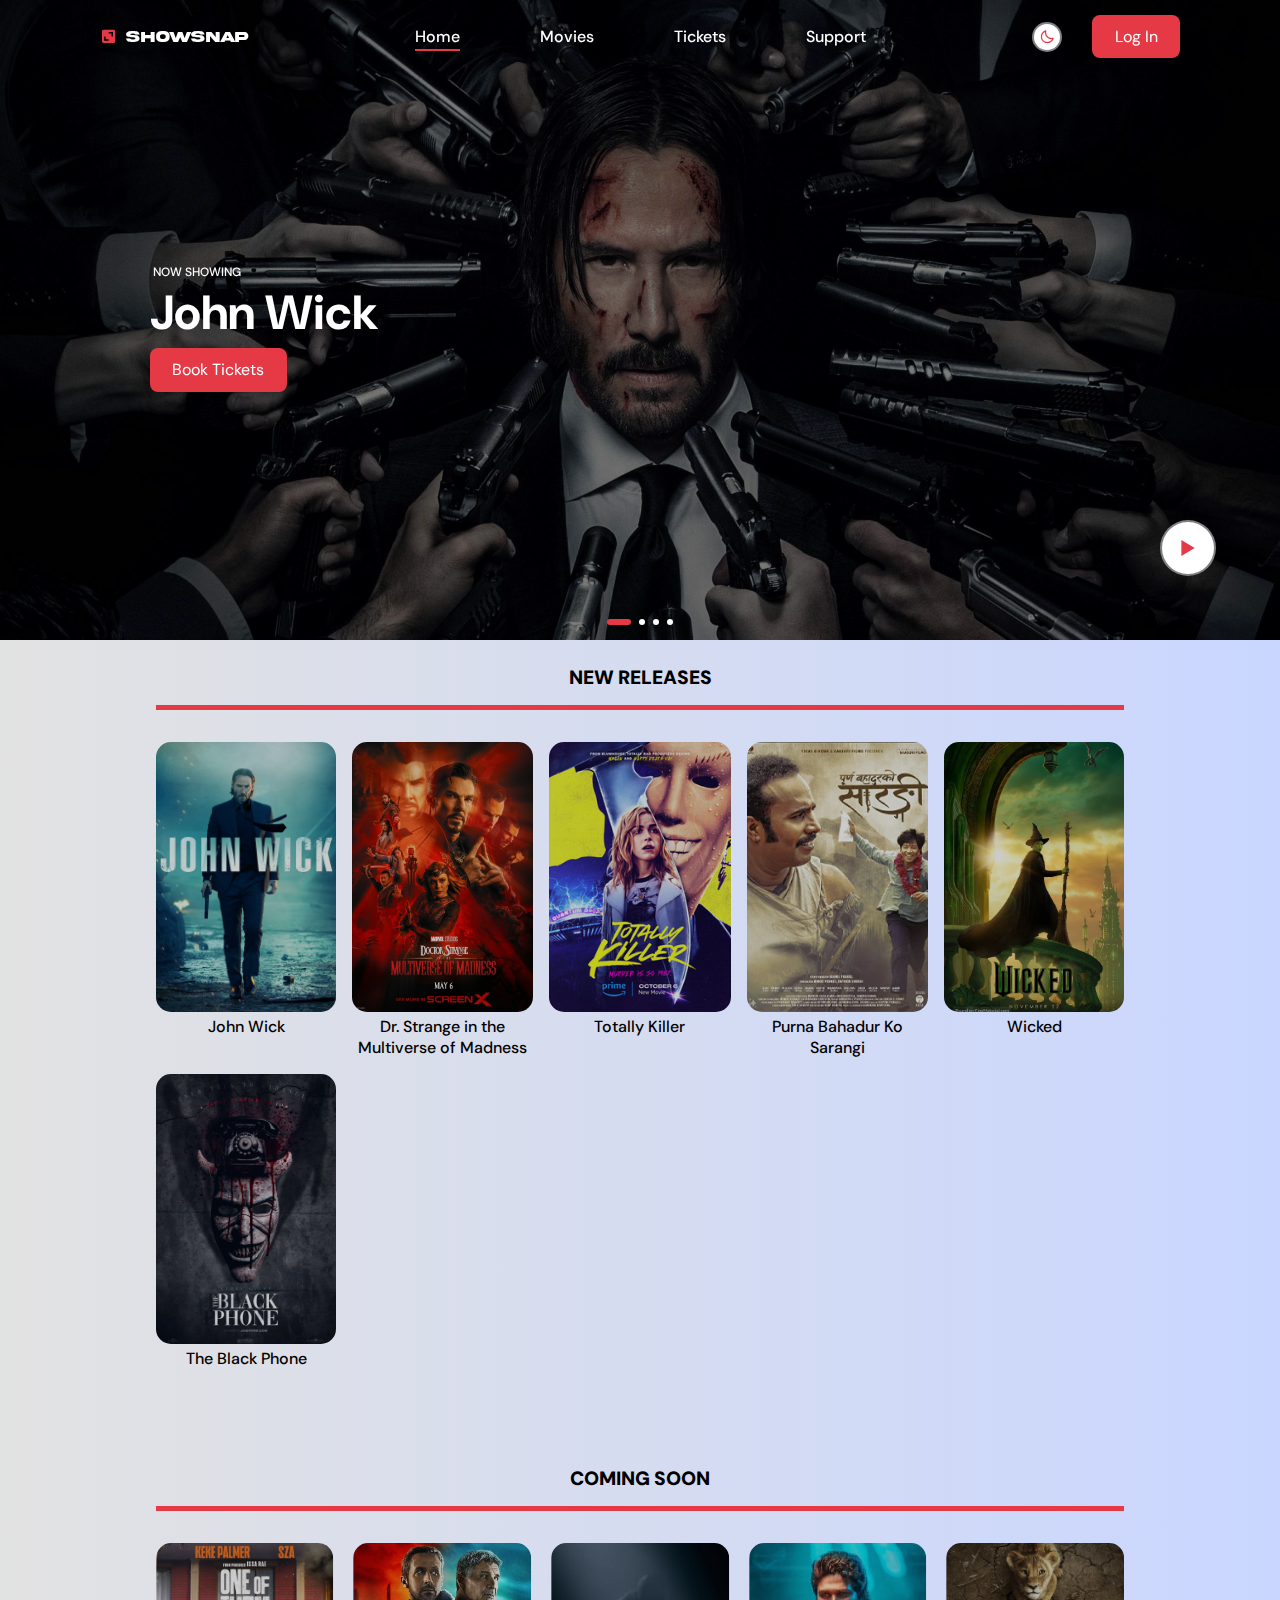
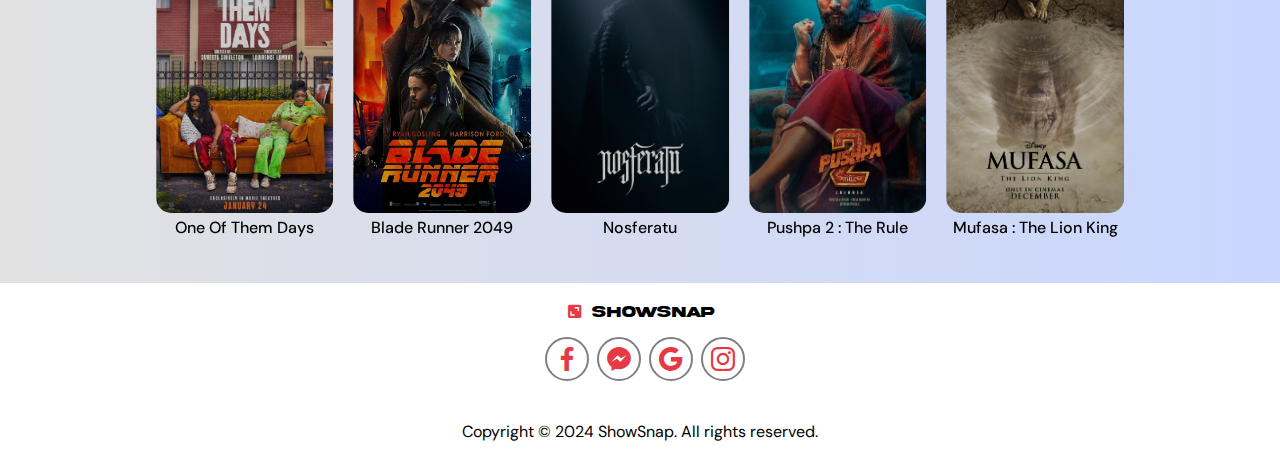
<file: index.html>
<!DOCTYPE html>
<html lang="en">
<head>
    <meta charset="UTF-8">
    <meta http-equiv="X-UA-Compatible" content="IE=edge">
    <meta name="viewport" content="width=device-width, initial-scale=1.0">
    <title>Movie Website</title>
    <link rel="stylesheet" href="style.css">
    <!--Link Boxicons-->
    <link rel="stylesheet" href="https://cdn.jsdelivr.net/npm/boxicons@latest/css/boxicons.min.css">
    <!--Link Font Awesome-->
    <link rel="stylesheet" href="https://use.fontawesome.com/releases/v5.15.4/css/all.css">
    <!-- Link Swiper's CSS -->
  <link rel="stylesheet" href="https://cdn.jsdelivr.net/npm/swiper@8/swiper-bundle.min.css" />
</head>
<body>
    <!-- Navbar  -->
     <div class="popup-video">
        <span class="close">&times;</span>
        <iframe class="video" src="https://www.youtube.com/embed/hQEpYRzKL0s" frameborder="0" allow="autoplay; encrypted-media" allowfullscreen></iframe>
     </div>
    <header>
        <a href="#home" class="logo">
            <i class='bx bxs-area'></i><p>ShowSnap</p>
        </a>
        <div class="bx bx-menu" id="menu-icon"></div>
        <!-- menu  -->
        <ul class="navbar">
            <li><a href="#home" class="home-active">Home</a></li>
            <li><a href="#movies">Movies</a></li>
            <li><a href="ticket/ticketpage.html">Tickets</a></li>
            <li><a href="#support">Support</a></li>
        </ul>
        <div class="btn-and-toggle">
            <div class="mode-toggle">
                <i class="bx bx-moon" id="theme-icon"></i>
            </div>
            <a href="loginpage/login.html" class="btn">Log In</a>
        </div>
    </header>
    <div class="mobile-header">
        <ul class="navbar">
            <li><a href="#home" class="home-active"><i class='bx bxs-home-alt-2' ></i><br><span>Home</span></a></li>
            <li><a href="#movies"><i class='bx bx-camera-movie' ></i><br><span>Movies</span></a></li>
            <li><a href="#tickets"><i class='bx bx-barcode'></i><br><span>Tickets</span></a></li>
            <li><a href="#support"><i class='bx bx-support' ></i><br><span>Support</span></a></li>
        </ul>
    </div>

    <!-- Home  -->
    <section class="home swiper" id="home">
        <div class="swiper-wrapper">
            <div class="swiper-slide container">
                <img src="./img/home1.jpg" alt="">
                <div class="home-text">
                    <span>NOW SHOWING</span>
                    <h1>John Wick</h1>
                    <a href="" class="btn">Book Tickets</a>
                    <a href="" class="play" data-trailer="https://www.youtube.com/watch?v=C0BMx-qxsP4" onclick="showTrailer();">
                        <i class='bx bx-play'></i>
                    </a>
                </div>
            </div>
            <div class="swiper-slide container">
                <img src="./img/home2.jpg" alt="">
                <div class="home-text">
                    <span>NOW SHOWING</span>
                    <h1>Doctor Strange <br>In The Multiverse Of Madness</h1>
                    <a href="" class="btn">Book Tickets</a>
                    <a href="" class="play" data-trailer="https://www.youtube.com/watch?v=aWzlQ2N6qqg" onclick="showTrailer();">
                        <i class='bx bx-play' ></i>
                    </a>
                </div>
            </div>
            <div class="swiper-slide container">
                <img src="./img/home3.jpg" alt="">
                <div class="home-text">
                    <span>NOW SHOWING</span>
                    <h1>Wicked</h1>
                    <a href="" class="btn">Book Tickets</a>
                    <a href="" class="play" data-trailer="https://www.youtube.com/embed/hQEpYRzKL0s" onclick="showTrailer();">
                        <i class='bx bx-play' ></i>
                    </a>
                </div>
            </div>
            <div class="swiper-slide container">
                <img src="./img/home4.jpg" alt="">
                <div class="home-text">
                    <span>NOW SHOWING</span>
                    <h1>Purna Bahadur<br>Ko Sarangi</h1>
                    <a href="" class="btn">Book Tickets</a>
                    <a href="" class="play" data-trailer="https://www.youtube.com/watch?v=5zbtEmxEyGk" onclick="showTrailer();">
                        <i class='bx bx-play'></i>
                    </a>
                </div>
            </div>
            
          </div>
          <div class="swiper-pagination"></div>
    </section>

    <!-- Movies  -->
    <div class="movies" id="movies">
        <h2 class="heading">New Releases</h2>
        <!-- Movies container  -->
        <div class="movies-container">
            <!-- box-1  -->
            <div class="box">
                <div class="box-img">
                    <img src="./img/m1.jpg" alt="">
                </div>
                <h3>John Wick</h3>
            </div>
            <!-- box-2  -->
            <div class="box">
                <div class="box-img">
                    <img src="./img/m2.jpg" alt="">
                </div>
                <h3>Dr. Strange in the<br>Multiverse of Madness</h3>
            </div>
            <!-- box-3  -->
            <div class="box">
                <div class="box-img">
                    <img src="./img/m3.jpg" alt="">
                </div>
                <h3>Totally Killer</h3>
            </div>
            <!-- box-4  -->
            <div class="box">
                <div class="box-img">
                    <img src="./img/m4.jpg" alt="">
                </div>
                <h3>Purna Bahadur Ko Sarangi</h3>
            </div>
            <!-- box-5  -->
            <div class="box">
                <div class="box-img">
                    <img src="./img/m5.jpg" alt="">
                </div>
                <h3>Wicked</h3>
            </div>
            <!-- box-6  -->
            <div class="box">
                <div class="box-img">
                    <img src="./img/m6.jpg" alt="">
                </div>
                <h3>The Black Phone</h3>
            </div>
        </div>
    </div>

    <!-- coming  -->
    <section class="coming" id="coming">
        <h2 class="heading">Coming Soon</h2>
        <!-- coming contanier  -->
        <div class="coming-container swiper">
            <div class="swiper-wrapper">
                <!-- box-1  -->
                <div class="swiper-slide box">
                    <div class="box-img">
                        <img src="./img/c1.jpg" alt="">
                    </div>
                    <h3>Nosferatu</h3>
                </div>
                <!-- box-2  -->
                <div class="swiper-slide box">
                    <div class="box-img">
                        <img src="./img/c2.jpg" alt="">
                    </div>
                    <h3>Pushpa 2 : The Rule</h3>
                </div>
                <!-- box-3  -->
                <div class="swiper-slide box">
                    <div class="box-img">
                        <img src="./img/c3.jpg" alt="">
                    </div>
                    <h3>Mufasa : The Lion King</h3>
                </div>
                <!-- box-4  -->
                <div class="swiper-slide box">
                    <div class="box-img">
                        <img src="./img/c4.jpg" alt="">
                    </div>
                    <h3>Late Night With The Devil</h3>
                </div>
                <!-- box-5  -->
                <div class="swiper-slide box">
                    <div class="box-img">
                        <img src="./img/c5.webp" alt="">
                    </div>
                    <h3>One Of Them Days</h3>
                </div>
                <!-- box-6  -->
                <div class="swiper-slide box">
                    <div class="box-img">
                        <img src="./img/c6.jpg" alt="">
                    </div>
                    <h3>Blade Runner 2049</h3>
                </div>
            </div>
        </div>
    </section>
    <!-- footer  -->
    <section class="footer">
        <a href="" class="logo">
            <i class='bx bxs-area'></i><p>ShowSnap</p>
        </a>
        <div class="social">
            <a href=""><i class='bx bxl-facebook'></i></a>
            <a href=""><i class='bx bxl-messenger'></i></a>
            <a href=""><i class='bx bxl-google'></i></a>
            <a href=""><i class='bx bxl-instagram'></i></a>
        </div>
    </section>

    <!-- Copyright  -->
    <div class="copyright">
        <p>Copyright © 2024 ShowSnap. All rights reserved.</p>
    </div>

    <script src="https://cdn.jsdelivr.net/npm/swiper@8/swiper-bundle.min.js"></script>
    <script src="main.js"></script>
</body>
</html>
</file>
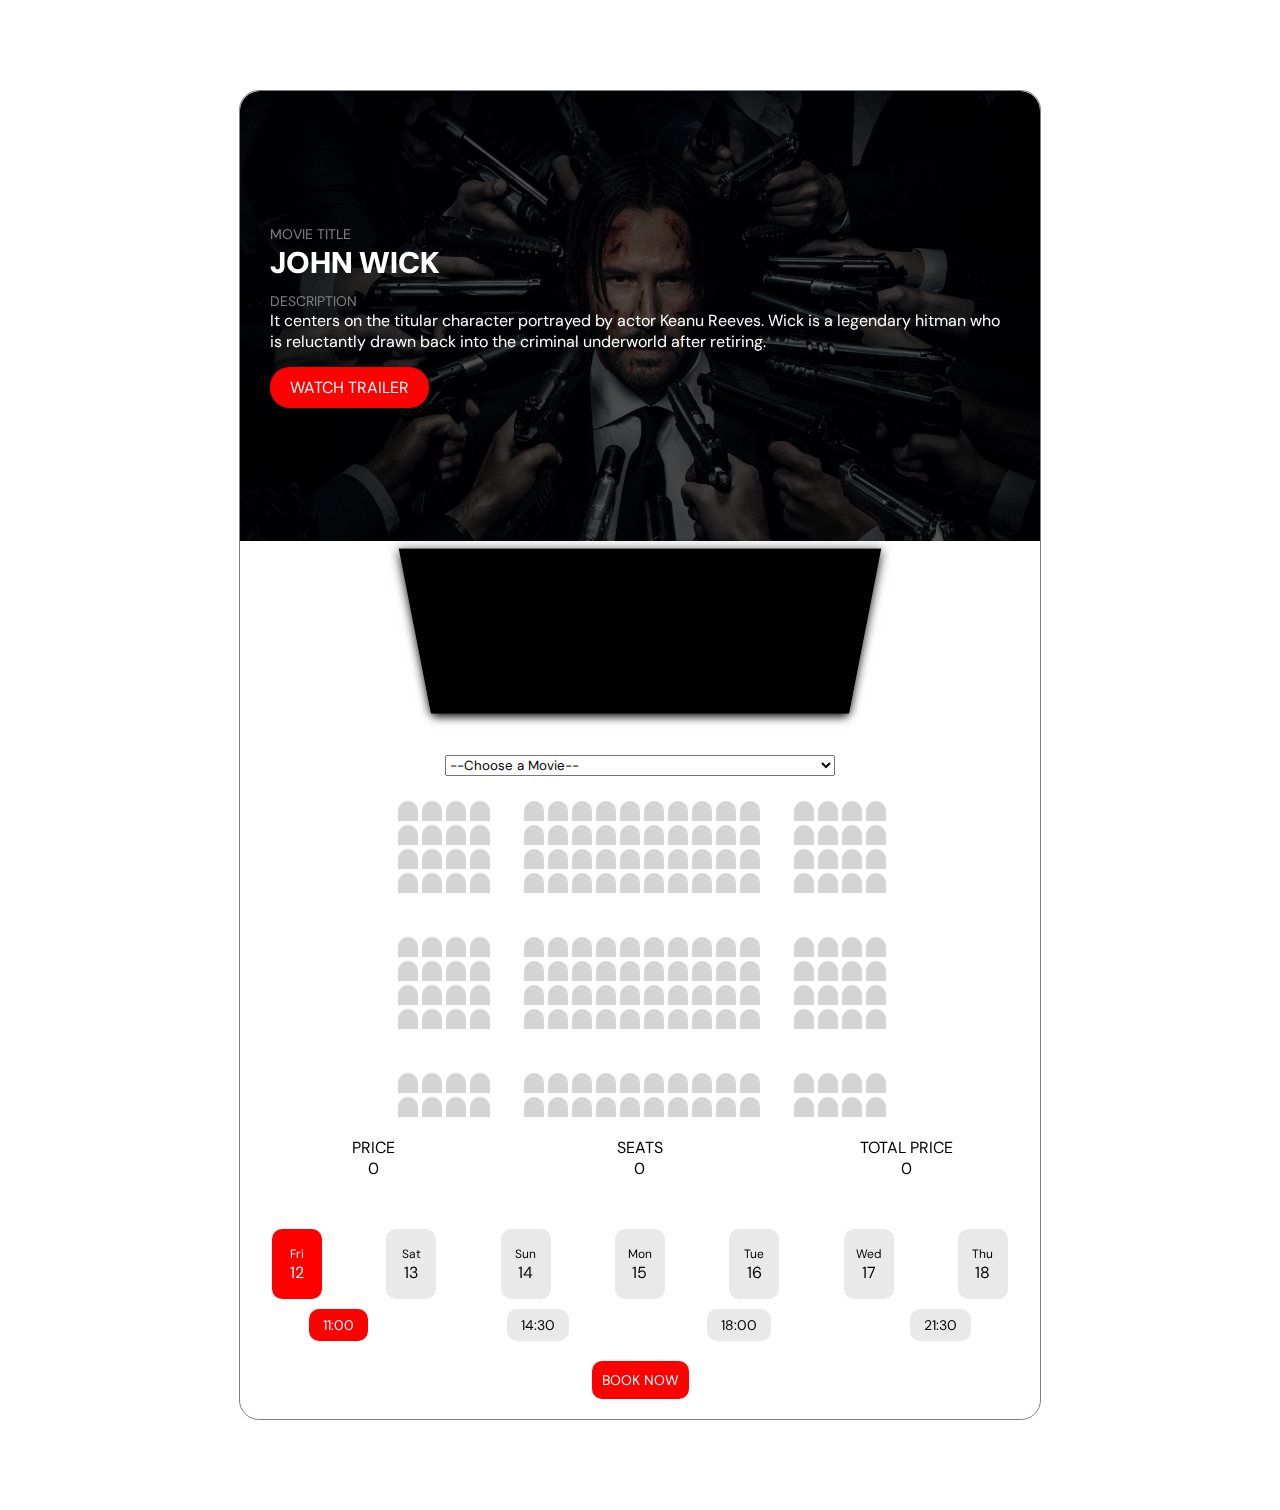
<file: seatbooking/index.html>
<!DOCTYPE html>
<html lang="en">
<head>
    <meta charset="UTF-8">
    <meta name="viewport" content="width=device-width, initial-scale=1.0">
    <link rel="stylesheet" href="style.css">
    <title>Sugarland Theaters</title>
</head>
<body>
    <div class="booking-space">
    <div class="container">
        <div class="movie-card">
            <img src="home1.jpg" alt="Movie 1" class="image">
            <div class="info">
                <span class="sub-title">MOVIE TITLE</span>
                <span class="title">John Wick</span>
                <span class="sub-title"> DESCRIPTION </span>
                <p>It centers on the titular character portrayed by actor Keanu Reeves. Wick is a legendary hitman who is reluctantly drawn back into the criminal underworld after retiring.</p>
                <a href="" data-trailer="https://www.youtube.com/watch?v=C0BMx-qxsP4" class="play">Watch Trailer</a>
            </div>
        </div>
        <br>
        <div class="screen">
        </div>
        <br>
        <div class="movieList">
            <br>
            <select name="movie" id="movieList">
                <option disabled="" selected="" value="">--Choose a Movie--</option>
            </select>
        </div>
        <br> 
        <div class="seatingArea">
        </div>
        <div class="booking-details">
            <div class="price">
                <p>Price</p>
                <p class="amount">0</p>
            </div>
            <div class="booked-seats">
                <p>Seats</p>
                <p class="seatSelected">0</p>
            </div>
            <div class="total-price">
                <p>Total Price</p>
                <p class="total">0</p>
            </div>
        </div>
        <div class="timings">
            <div class="dates">
                <input type="radio" name="date" id="d1" checked>
                <label for="d1" class="dates-item">
                    <div class="day">Fri</div>
                    <div class="date">12</div>
                </label>
                <input type="radio" name="date" id="d2">
                <label for="d2" class="dates-item">
                    <div class="day">Sat</div>
                    <div class="date">13</div>
                </label>
                <input type="radio" name="date" id="d3">
                <label for="d3" class="dates-item">
                    <div class="day">Sun</div>
                    <div class="date">14</div>
                </label>
                <input type="radio" name="date" id="d4">
                <label for="d4" class="dates-item">
                    <div class="day">Mon</div>
                    <div class="date">15</div>
                </label>
                <input type="radio" name="date" id="d5">
                <label for="d5" class="dates-item">
                    <div class="day">Tue</div>
                    <div class="date">16</div>
                </label>
                <input type="radio" name="date" id="d6">
                <label for="d6" class="dates-item">
                    <div class="day">Wed</div>
                    <div class="date">17</div>
                </label>
                <input type="radio" name="date" id="d7">
                <label for="d7" class="dates-item">
                    <div class="day">Thu</div>
                    <div class="date">18</div>
                </label>
            </div>
            <div class="times">
                <input type="radio" name="time" id="t1" checked>
                <label for="t1" class="time">11:00</label>
                <input type="radio" name="time" id="t2">
                <label for="t2" class="time">14:30</label>
                <input type="radio" name="time" id="t3">
                <label for="t3" class="time">18:00</label>
                <input type="radio" name="time" id="t4">
                <label for="t4" class="time">21:30</label>
            </div>
        </div>
        <div class="booking-tickets">
            <button class = "book-btn">Book Now</button>
        </div>
    </div>
    </div>
    <script src="script.js"></script>
</body>
</html>
</file>
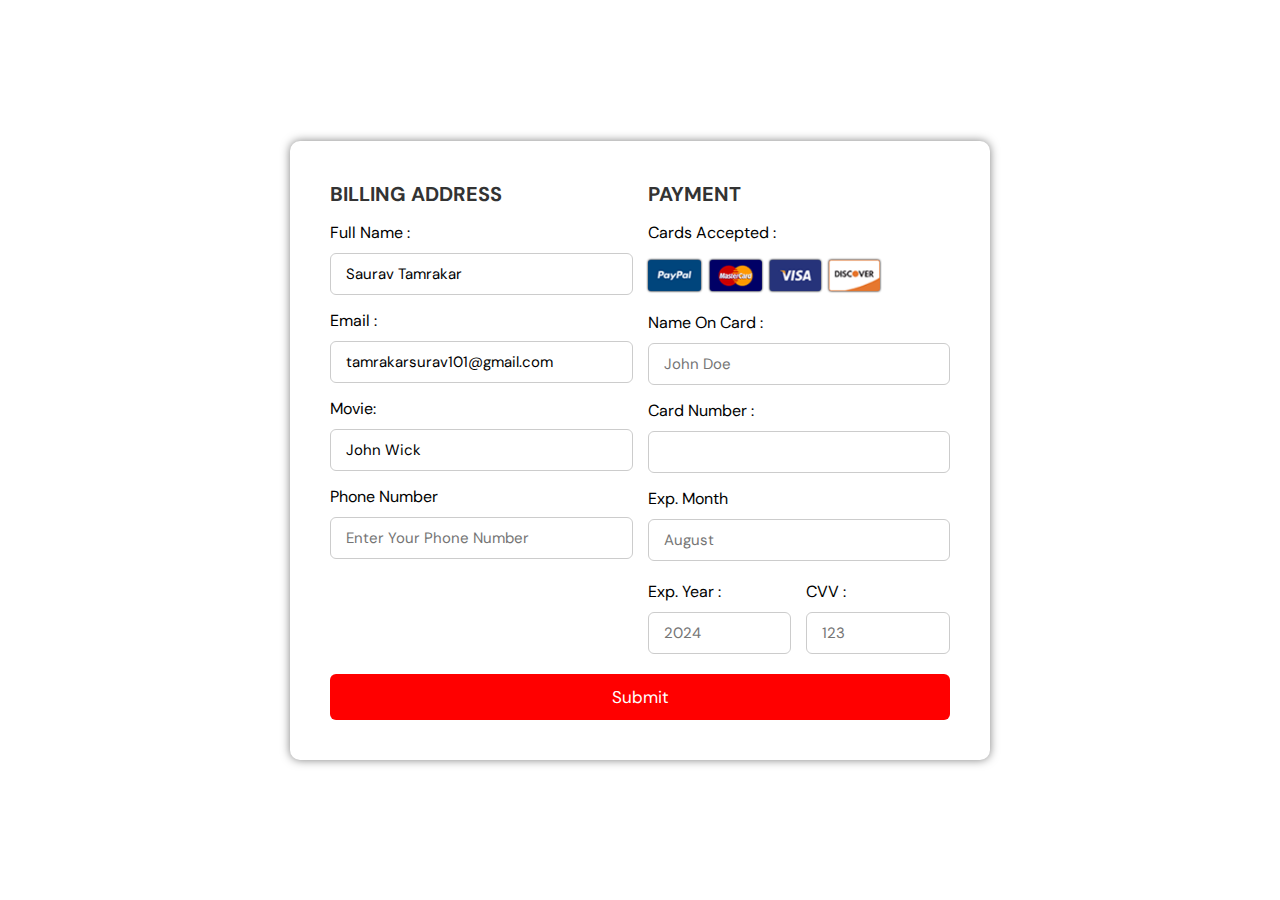
<file: paymentGateway/paymentGateway.html>
<!DOCTYPE html>
<html lang="en">
<head>
    <meta charset="UTF-8">
    <meta name="viewport" content="width=device-width, initial-scale=1.0">
    <title>Document</title>
    <link rel="stylesheet" href="style.css">
</head>
<body>
    <div class="pay-container">
        <form action="">
            <div class="row">
                <div class="column">
                    <h3 class="title">
                        Billing Address 
                    </h3>
                    <div class="input-box">
                        <span>Full Name :</span>
                        <input type="text" name="name" value="Saurav Tamrakar"readonly> 
                        <!-- Fetch The Name Of The User From Website -->
                    </div>
                    <div class="input-box">
                        <span>Email :</span>
                        <input type="email" name="email" value="tamrakarsurav101@gmail.com"readonly> 
                        <!-- Fetch The Email Of The User From Website -->
                        <!-- This will help us to make book tickets checked -->
                    </div>
                    <div class="input-box">
                        <span>Movie:</span>
                        <input type="text" name="movie-name" value="John Wick" readonly> 
                        <!-- Fetch The Name Of The User From Website -->
                    </div>
                    <div class="input-box">
                        <span>Phone Number</span>
                        <input type="text" name="phone" placeholder="Enter Your Phone Number"> 
                        <!-- Fetch The Name Of The User From Website -->
                    </div>
                </div>
                <div class="column">
                    <h3 class="title">
                        Payment 
                    </h3>
                    <div class="input-box">
                        <span>Cards Accepted :</span>
                        <img src="imgcards.png" alt="">
                    </div>
                    <div class="input-box">
                        <span>Name On Card :</span>
                        <input type="text" name="cardName" placeholder="John Doe"> 
                    </div>
                    <div class="input-box">
                        <span>Card Number :</span>
                        <input type="number" name="cardNumber" > 
                    </div>
                    <div class="input-box">
                        <span>Exp. Month</span>
                        <input type="text" name="expMonth" placeholder="August"> 
                    </div>
                    <div class="flex">
                        <div class="input-box">
                            <span>Exp. Year :</span>
                            <input type="number" name="expYear" placeholder="2024">
                        </div>
                        <div class="input-box">
                            <span>CVV :</span>
                            <input type="number" name="cvv" placeholder="123">
                        </div>
                    </div>
                </div>
            </div>
            <button type="submit" class="btn">Submit</button>
        </form>
    </div>
</body>
</html>
</file>
<file: style.css>
@import url('https://fonts.googleapis.com/css2?family=DM+Sans:ital,opsz,wght@0,9..40,100..1000;1,9..40,100..1000&display=swap');
@font-face {
    font-family: Akira;
    src: url(components/akira_expanded/font.otf);
}
*{
    font-family: 'DM Sans', sans-serif;
    margin: 0;
    padding: 0px;
    box-sizing: border-box;
    text-decoration: none;
    list-style: none;
    scroll-padding-top: 2rem;
    scroll-behavior: smooth;
}
/* variables  */
:root{
    --main-color: #E63946;
    --text-color: #020307;
    --bg-color: #fff;
}

body{
    background: linear-gradient(90deg, #e2e2e2, #c9d6ff);
    color: var(b--text-color);
}

/* Pop Up Trailer */

.popup-video {
    position: fixed;
    top: 0;
    left: 0;
    z-index: 10000;
    background: rgba(0,0,0,0.8);
    height: 100%;
    width: 100%;
    display: none;
}

.popup-video .video{
    position: absolute;
    top: 50%;
    left: 50%;
    transform: translate(-50%, -50%);
    width: 750px;
    height: 450px;
    border-radius: 5px;
    border: 3px solid #fff;
    object-fit: cover;
}

.popup-video span{
    position: absolute;
    top: 5px;
    right: 20px;
    font-size: 50px;
    color: #fff;
    font-weight: bolder;
    z-index: 10000;
    cursor: pointer;

}

/* Header CSS */
header{
    position: fixed;
    width: 100%;
    top: 0;
    right: 0;
    z-index: 1000;
    display: flex;
    align-items: center;
    justify-content: space-between;
    padding: 15px 100px;
    transition: 0.5s;
    /* background: var(--main-color); */
}
header.shadow{
    background: var(--bg-color);
    box-shadow: 0 0 4px rgb(14 55 54/15%);
}
header.shadow .navbar a{
    color: var(--text-color);
}
header.shadow .logo{
    color: var(--text-color);
}

.mobile-header{
    display: none;
}

.logo{
    font-size: 1.1rem;
    font-weight: 500;
    align-items: center;
    color: var(--bg-color);
    display: flex;
    column-gap: 0.5rem;
}
.logo p{
    font-family: 'Akira', sans-serif;
    font-size: 15px;
}
.bx{
    color: var(--main-color);
}
.navbar{
    display: flex;
    column-gap: 5rem;
}
.navbar li{
    position: relative;
}
.navbar a{
    font-size: 1rem;
    font-weight: 500;
    color: var(--bg-color);
}
.navbar a::after{
    content: '';
    width: 0;
    height: 2px;
    background: var(--main-color);
    position: absolute;
    bottom: -4px;
    left: 0;
    transition: 0.4s all linear;
}
.navbar a:hover::after,
.navbar .home-active::after{
    width: 100%;
}
#menu-icon{
    font-size: 24px;
    cursor: pointer;
    z-index: 1000001;
    display: none;
}
.btn-and-toggle{
    display: flex;
    align-items: center;
}

.btn-and-toggle .mode-toggle{
    margin-right: 30px;
}

.btn-and-toggle .mode-toggle i{ 
    padding: 5px;
    border-radius: 50%;
    background-color: #fff;
    border: 2px solid rgb(2, 3, 7,0.5);
}

.btn{
    padding: 0.7rem 1.4rem;
    background: var(--main-color);
    color: var(--bg-color);
    font-weight: 400;
    border-radius: 0.5rem;
}
.btn:hover{
    background: #fa1216;
}

/* Home  */
section{
    padding: 4.5rem 0 1.5rem;
}
.container{
    width: 100%;
    min-height: 640px;
    position: relative;
    display: flex;
    align-items: center;
    background: rgb(2, 3, 7,0.5);
    z-index: 1;
}
.container img{
    position: absolute;
    width: 100%;
    height: 100%;
    object-fit: cover;
    object-position: center;
    z-index: -1;
    filter: brightness(50%);
}

.swiper-pagination-bullet{
    width: 6px !important;
    height: 6px !important;
    border-radius: 0.2rem !important;
    background: var(--bg-color) !important;
    opacity: 1 !important;
}
.swiper-pagination-bullet-active{
    width: 1.5rem !important;
    background: var(--main-color) !important;
}
.home-text{
    z-index: 1000;
    padding: 0 150px;
}
.home-text span{
    color: var(--bg-color);
    font-weight: 500;
    text-transform: uppercase;
    font-size:12px;
    border-radius: 3px;
    padding: 1px 3px;
}
.home-text h1{
    color: var(--bg-color);
    font-size: 3rem;
    font-weight: 700;
    margin-bottom: 1rem;
}

.play{
    position: absolute;
    right: 4rem;
    bottom: 10%;
}
.play .bx{
    background: var(--bg-color);
    padding: 10px;
    font-size: 2rem;
    border-radius: 50%;
    border: 2px solid rgb(2, 3, 7,0.5);
    color: var(--main-color);
}
.play .bx:hover{
    background: var(--main-color);
    color: var(--bg-color);
    transition: 0.2s all linear;
}
/* movies  */
.heading{
    max-width: 968px;
    text-align: center;
    margin-left: auto;
    margin-right: auto;
    margin-top: 25px;
    padding-bottom: 15px;
    font-size: 1.2rem;
    font-weight: 900;
    text-transform: uppercase;
    border-bottom: 5px solid var(--main-color);
}

.movies-container{
    max-width: 968px;
    margin-right: auto;
    margin-left: auto;
    display: grid;
    grid-template-columns: repeat(auto-fit, minmax(180px,auto));
    gap: 1rem;
    margin-top: 2rem;
}
.box .box-img{
    width: 100%;
    height: 270px;
    cursor: pointer;
}
.box .box-img img{
    width: 100%;
    height: 100%;
    filter: brightness(80%);
    object-fit: cover;
    border-radius: 15px;
}

.box .box-img img:hover{
    transform: translateY(-10px);
    transition: 0.2s all linear;
    filter: brightness(100%);
}
.box h3{
    font-size: 1rem;
    font-weight: 500;
    margin-top: 4px;
    text-align: center;
}


/* coming container  */
.coming-container{
    display: grid;
    gap: 1rem;
    max-width: 968px;
    margin-left: auto;
    margin-right: auto;
    margin-top: 2rem;
}
.coming-container .box img:hover{
    transform: translateY(0);
}

.coming-container .box{
    width: 100px;
}
.coming-container .box img{
    border-radius: 15px;
}

/* footer  */
.footer{
    background-color: #fff;
    margin-left: auto;
    margin-right: auto;
    padding: 20px;
    display: flex;
    justify-content: center;
    flex-direction: column;
    align-items: center;
    row-gap: 1rem;
}

.footer .logo{
    color: black;
}
.social{
    display: flex;
    align-items: center;
    column-gap: 0.5rem;
    margin-left: 10px;
}
.social .bx{
    background: var(--bg-color);
    padding: 4px;
    font-size: 2rem;
    border-radius: 50%;
    border: 2px solid grey;
    color: var(--main-color);
}
.social .bx:hover{
    background: var(--main-color);
    color: var(--bg-color);
    transition: 0.2s all linear;
}

.copyright{
    padding: 20px;
    text-align: center;
    background-color: #fff;
}

/* responsive  */
@media (max-width: 1080px){
    .home-text{
        padding: 0 100px;
    }

    .movies{
        padding: 0 1rem;
    }
}
@media (max-width: 991px){
    header{
        padding: 18px 4%;
    }
    section{
        padding: 50px 4%;
    }
    .home-text{
        padding: 0 4%;
    }
    .home-text h1{
        font-size: 3rem;
    }
}
@media (max-width: 850px){
    header{
        padding: 12px 4%;
    }
    header .navbar{
        display: none;
    }

    .popup-video .video{
        width: 70%;
        height: 315px;
    }

    .mobile-header{
        position: fixed;
        width: 100%;
        bottom: 0;
        display: flex;
        align-items: center;
        justify-content: space-around;
        padding: 25px 100px;
        z-index: 1000;
        background-color: #fff;
        box-shadow: 0 0 4px rgb(14 55 54/15%);
    }

    .mobile-header li{
        text-align: center;
    }

    .mobile-header i{
        font-size: 25px;
    }

    .mobile-header span{
        font-size: 10px;
        text-transform: uppercase;
    }

    .navbar a, .navbar a i{
        color: var(--text-color);
    }
    .navbar a:hover, .navbar a:hover i{
        color: var(--main-color);
    }
    .navbar a::after{
        display: none;
    }
    .navbar.active{
        top: 100%;
    }
    .home-text h1{
        font-size: 2.4rem;
    }
    .btn{
        padding: 0.6rem 1.2rem;
    }
    .movies-container{
        grid-template-columns: repeat(auto-fit, minmax(160px,auto));
    }
    .copyright{
        padding-bottom: 150px;
    }
}
@media (max-width: 600px){
    .mobile-header{
        padding: 25px 3%;
    }

}
@media (max-width: 472px){
    .container{
        width: 100%;
        min-height: 500px;
    }
    header{
        padding: 12px 4%;
    }

    .mobile-header{
        padding: 25px 6%;
    }
    .home-text h1{
        font-size: 1.7rem;
    }
    .play{
        right: 2rem;
        bottom: 8%;
    }
    .play .bx{
        padding: 7px;
    }
    .movies-container{
        grid-template-columns: repeat(auto-fit, minmax(140px, auto));
    }
    .box .box-img{
        height: 240px;
    }
}

@media (max-width: 465px){
    .mobile-header{
        padding: 25px 3%;
    }

    .mobile-header span{
        display: none;
    }
}

@media (max-width: 400px){
    .mobile-header i{
        margin: -15px;
    }

}

@media (max-width: 330px){
    .mobile-header{
        padding: 25px 10px;
    }
    .mobile-header i{
        font-size: 16px;
    }

}
</file>
<file: seatbooking/style.css>
@import url('https://fonts.googleapis.com/css2?family=DM+Sans:ital,opsz,wght@0,9..40,100..1000;1,9..40,100..1000&display=swap');

*{
    font-family: 'DM Sans', sans-serif;
    margin: 0;
    padding: 0;
    text-decoration: none;
    list-style: none;
}
.booking-space{
    display: flex;
    justify-content: center;
    margin: 90px 0px 90px 0px;
}
h1 {
    text-align: center;
}

.container {
    perspective: 200px;
    width: fit-content;
    border: 1px solid grey;
    border-radius: 20px;
}

.container .movie-card {
    display: grid; /* Use grid layout */
    grid-template-areas: "image"; /* Define a single grid area */
    position: relative;
    max-width: 800px;
    border-top-left-radius: 20px;
    border-top-right-radius: 20px;
    overflow: hidden; /* Ensure nothing overflows */
}

.container .movie-card .image {
    grid-area: image; /* Place the image in the grid */
    width: 100%;
    height: auto;
    filter: brightness(70%);
    border-top-left-radius: 20px;
    border-top-right-radius: 20px;
}

.container .movie-card .info {
    grid-area: image; /* Overlap with the image */
    color: white;
    top: 50%;
    display: flex;
    flex-direction: column;
    justify-content: center;
    text-align: left;
    background-color: rgba(0, 0, 0, 0.5); /* Optional: Semi-transparent background */
    padding: 30px;
    z-index: 1; /* Ensures `.info` appears above `.image` */
}

.container .movie-card .info .title{
    text-transform: uppercase;
    font-size: 30px;
    font-weight: 900;
    margin-bottom: 10px;
}

.container .movie-card .info .sub-title{
    text-transform: uppercase;
    font-size: 14px;
    color: grey
}

.container .movie-card .info a{
    text-transform: uppercase;
    margin-top: 15px;
    padding: 10px 20px;
    background-color: red;
    width: fit-content;
    border-radius: 20px;
    color: #fff;
    cursor: pointer;
}


.screen {
    margin: auto;
    background-color: #000000;
    background-repeat: no-repeat;
    background-size: contain;
    height: 150px;
    width: 448px;
    transform: rotateX(349deg);
    box-shadow: 0 3px 10px;
}

.movieList{
    text-align: center;
}

.seatingArea{
    padding-bottom: 20px;
}
.row {
    display: flex;
    flex-wrap: nowrap;
    flex-direction: row;
    justify-content: center;
}

.seat {
    background-color: rgb(212, 212, 212);
    margin-top: 4px;
    margin-left: 4px;
    border-top-left-radius: 10px;
    border-top-right-radius: 10px;
    width: 20px;
    height: 20px;
}

.seat:nth-of-type(4) {
    margin-right: 30px;
}

.seat:nth-of-type(14) {
    margin-right: 30px;
}

.row:nth-of-type(4) {
    margin-bottom: 40px;
}

.row:nth-of-type(8) {
    margin-bottom: 40px;
}

.booked {
    background-color: grey;
}

.selected {
    background: radial-gradient(circle, rgba(255,214,0,1) 41%, rgba(230,118,57,1) 100%);
}

.booking-details{
    display: flex;
    justify-content: space-around;
    text-align: center;
}

.booking-details div{
    width: 200px;
    margin-bottom: 20px;
}
.timings {
    width: 100%;
    display: flex;
    flex-direction: column;
    align-items: center;
    margin-top: 30px;
}
.dates {
    width: 100%;
    display: flex;
    align-items: center;
    justify-content: space-around;
}
input[type="radio"] {
    display: none;
  }


.dates-item {
    width: 50px;
    height: 50px;
    background: rgb(233, 233, 233);
    display: flex;
    align-items: center;
    justify-content: center;
    flex-direction: column;
    padding: 10px 0;
    border-radius: 2px;
    cursor: pointer;
    border-radius: 10px;
}

.day {
    font-size: 12px;
}

.times {
    width: 100%;
    display: flex;
    align-items: center;
    justify-content: space-around;
    margin-top: 10px;
}

.time {
    font-size: 14px;
    width: fit-content;
    padding: 7px 14px;
    background: rgb(233, 233, 233);
    border-radius: 2px;
    cursor: pointer;
    border-radius: 10px;
}

.timings input:checked+label {
    background:red;
    color: white;
}

.booking-details div p{
    text-transform: uppercase;
}

.booking-tickets {
    text-align: center;
    padding-bottom: 20px;
}

.booking-tickets .book-btn{
    padding: 10px;
    font-size: 14px;
    text-transform: uppercase;
    border:none;
    border-radius: 10px;
    background-color: red;
    color: #fff;
    cursor: pointer;
    margin-top: 20px;
}


@media (max-width: 840px) {
    .container {
        width: 700px;
    }
    .screen{
        margin-top: 10px;
    }
}

@media only screen and (max-width: 767px) {

    .container {
        width: 650px;
    }
    .screen {
        height: 90px;
        width: 300px;
    }

    .seat {
        width: 17px;
        height: 17px;
        margin-top: 5px;
        margin-left: 5px;

    }

}

@media (max-width: 700px){
    .container {
        width: 500px;
    }
    .screen {
        height: 70px;
        width: 200px;
    }
    .container .movie-card .info .title{
        font-size: 22px;
        margin-bottom: 5px;
    }
    .container .movie-card .info .sub-title{
        font-size:12px;
    }
    .container .movie-card .info p{
        font-size: 10px;
    }
    .container .movie-card .info a{
        font-size: 10px;
    }
    .dates-item{
        font-size: 13px;
        padding: 6px 2px;
    }
}

@media (max-width: 540px){
    .container {
        width: 450px;
    }
    .screen {
        height: 70px;
        width: 200px;
    }
    .seat{
        width: 14px;
        height: 14px; 
    }
    .container .movie-card .info .title{
        font-size: 22px;
        margin-bottom: 5px;
    }
    .container .movie-card .info .sub-title{
        font-size:12px;
    }
    .container .movie-card .info p{
        font-size: 10px;
    }
    .container .movie-card .info a{
        font-size: 10px;
    }
    .dates-item{
        font-size: 13px;
        padding: 2px 0.5px;
    }
}

@media (max-width: 490px){
    .container {
        width: 400px;
    }
    .screen {
        height: 70px;
        width: 200px;
    }
    .seat{
        width: 12.5px;
        height: 13px; 
    }
    .container .movie-card .info .title{
        font-size: 22px;
        margin-bottom: 5px;
    }
    .container .movie-card .info .sub-title{
        font-size:12px;
    }
    .container .movie-card .info p{
        font-size: 10px;
    }
    .container .movie-card .info a{
        font-size: 10px;
        padding: 5px 10px;
    }
    .dates{
        justify-content: center;
    }
    .dates-item{
        font-size: 10px;
        margin: 0 1.2px;
    }
}

@media (max-width: 435px){
    .container {
        width: 350px;
    }
    .screen {
        height: 70px;
        width: 200px;
    }
    .seat{
        width: 10px;
        height: 14px; 
    }
    .container .movie-card .info .title{
        font-size: 22px;
        margin-bottom: 5px;
    }
    .container .movie-card .info .sub-title{
        font-size:12px;
    }
    .container .movie-card .info p{
        font-size: 10px;
    }
    .container .movie-card .info a{
        font-size: 10px;
        padding: 5px 10px;
    }
    .dates{
        justify-content: center;
    }
    .dates-item{
        font-size: 10px;
        margin: 0 1.2px;
    }
    #movieList{
        width: 200px;
        font-size: large;
    }
}

@media (max-width: 380px){
    .container .movie-card .info{
        background-color: rgb(0,0,0,0.9);
    }
    .container .movie-card .image{
        display: none;
    }
    .seatingArea{
        padding: 10px;
    }
    .container {
        width: 310px;
    }
    .screen {
        height: 70px;
        width: 200px;
    }
    .seat{
        width: 10px;
        height: 14px; 
    }
    .container .movie-card .info .title{
        font-size: 22px;
        margin-bottom: 5px;
    }
    .container .movie-card .info .sub-title{
        font-size:12px;
    }
    .container .movie-card .info p{
        font-size: 10px;
    }
    .container .movie-card .info a{
        font-size: 10px;
        padding: 5px 10px;
    }
    .dates{
        justify-content: center;
    }
    .dates-item{
        font-size: 10px;
        margin: 0 1.2px;
    }
    #movieList{
        width: 200px;
        font-size: large;
    }
    .booking-details{
        font-size: 10px;
    }
}
</file>
<file: paymentGateway/style.css>
@import url('https://fonts.googleapis.com/css2?family=DM+Sans:ital,opsz,wght@0,9..40,100..1000;1,9..40,100..1000&display=swap');
*{
    margin: 0;
    padding: 0;
    box-sizing: border-box;
    font-family: 'DM Sans', sans-serif;
}

body{
}

.pay-container{
    display: flex;
    justify-content: center;
    align-items: center;
    height: 100vh;
    padding: 25px;
}

.pay-container form{
    width: 700px;
    padding: 40px;
    background: #fff;
    border-radius: 10px;
    box-shadow: 0 0 10px rgba(0,0,0,0.5);
}

form .row{
    display: flex;
    gap: 15px;
    flex-wrap: wrap;
}

.row .column{
    flex: 1 1 250px;
}
.column .title{
    font-size: 20px;
    color: #333;
    text-transform: uppercase;
    margin-bottom: 5px;
}

.column .input-box{
    margin: 15px 0;
}

.input-box span{
    display: block;
    margin-bottom: 10px;
}

.input-box input{
    width: 100%;
    padding: 10px 15px;
    border-radius: 1px solid #ccc;
    border-radius: 6px;
    font-size: 15px;
    outline: none;
    border: 1px solid #ccc;
}

.column .flex{
    display: flex;
    gap: 15px;
}

.flex .input-box{
    margin-top: 5px;
}

.input-box img{
    height: 34px;
    margin-top: 5px;
    filter: drop-shadow(0 0 1px #000);
}

form .btn{
    width: 100%;
    padding: 12px;
    background: red;
    border: none;
    outline: none;
    border-radius: 6px;
    font-size: 17px;
    color: #fff;
    margin-top: 5px;
    cursor: pointer;
    transition: .5s;
}

form .btn:hover{
    background-color: rgb(246, 64, 64);
}
</file>
